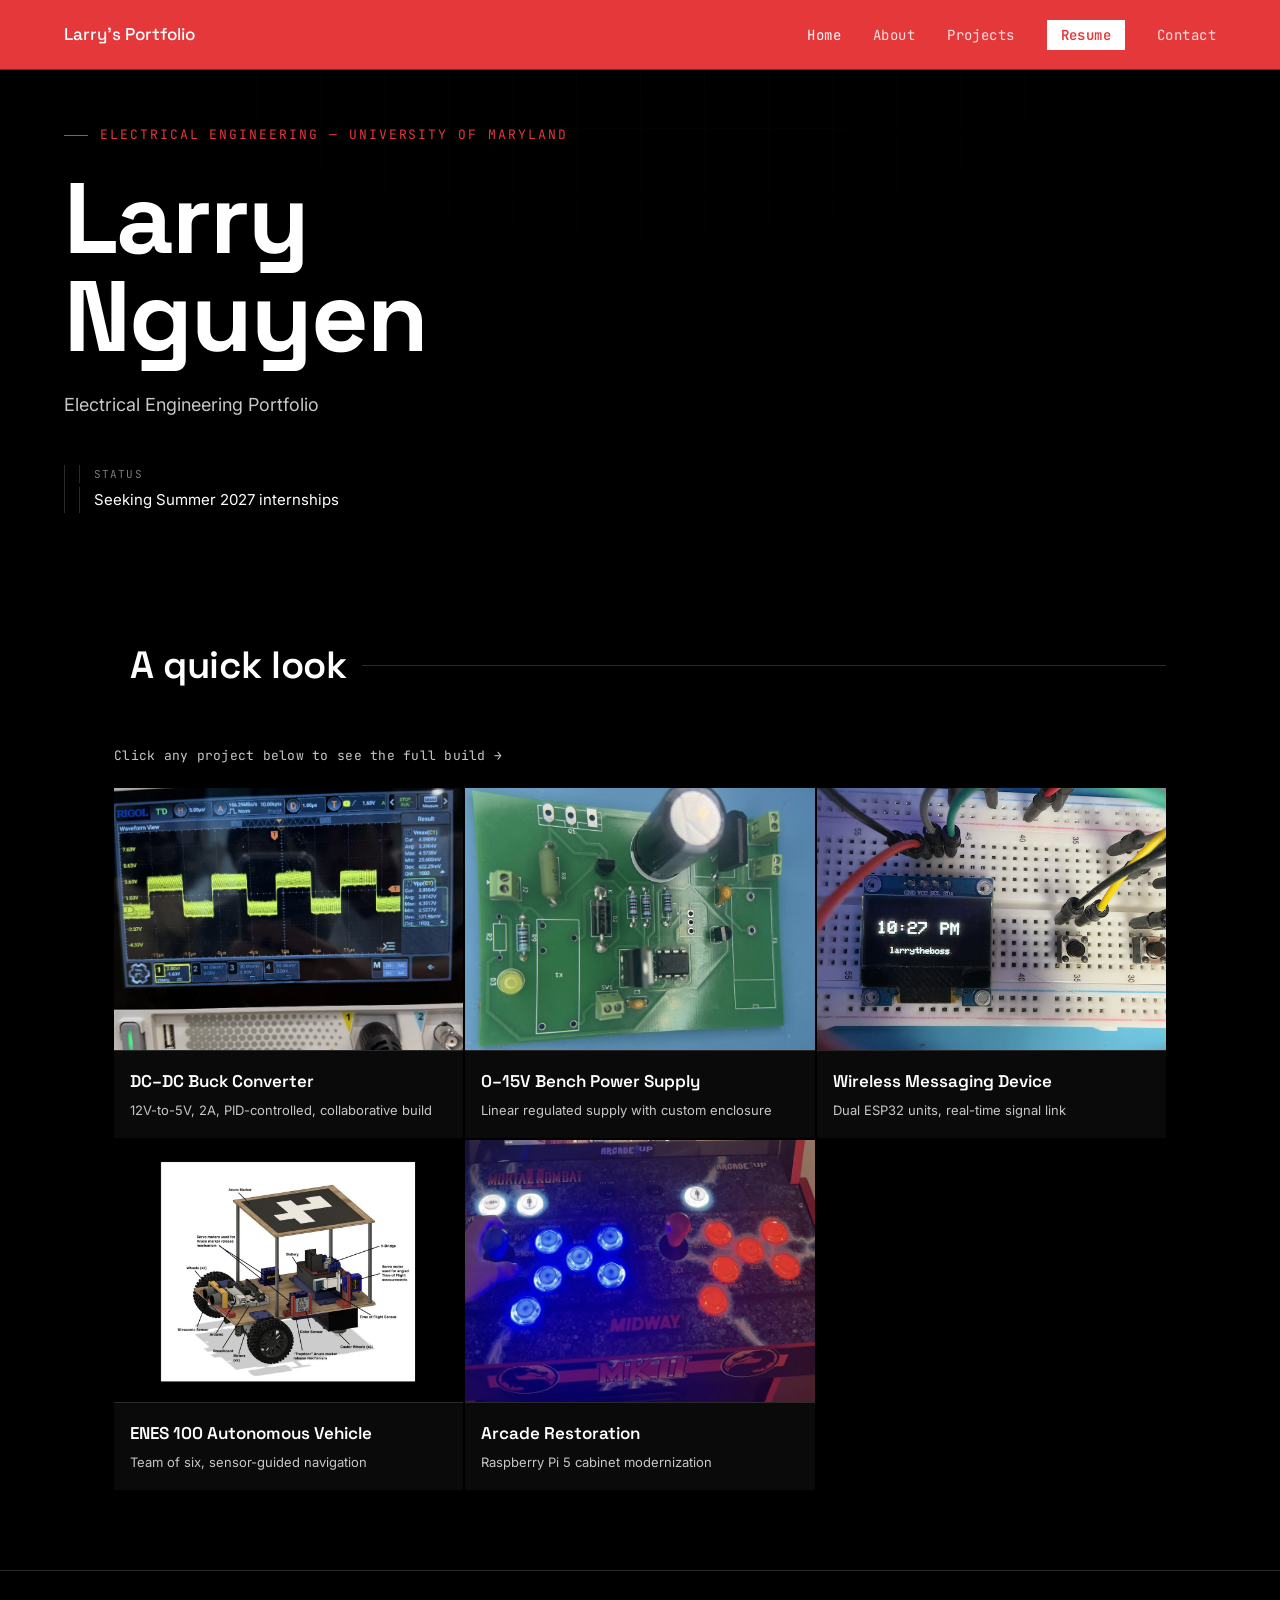
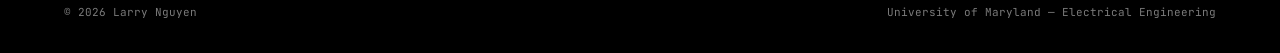
<file: index.html>
<!DOCTYPE html>
<html lang="en">
<head>
<meta charset="UTF-8">
<meta name="viewport" content="width=device-width, initial-scale=1.0">
<title>Larry Nguyen — Electrical Engineering Portfolio</title>
<link rel="preconnect" href="https://fonts.googleapis.com">
<link href="https://fonts.googleapis.com/css2?family=Space+Grotesk:wght@400;500;600;700&family=Inter:wght@400;500;600&family=JetBrains+Mono:wght@400;500&display=swap" rel="stylesheet">
<link rel="stylesheet" href="css/style.css">
</head>
<body>
<div class="trace-bg"></div>

<nav>
  <a class="nav-mark" href="index.html">Larry's Portfolio</a>
  <ul class="nav-links">
    <li><a href="index.html" class="active">Home</a></li>
    <li><a href="about.html">About</a></li>
    <li><a href="projects.html">Projects</a></li>
    <li><a href="files/Larry_Nguyen_Resume.pdf" target="_blank" class="resume-link">Resume</a></li>
    <li><a href="contact.html">Contact</a></li>
  </ul>
</nav>

<main>
  <section class="hero">
    <div class="eyebrow">ELECTRICAL ENGINEERING — UNIVERSITY OF MARYLAND</div>
    <h1 class="hero-title">Larry<br>Nguyen</h1>
    <p class="hero-sub">Electrical Engineering Portfolio</p>
    <div class="hero-meta">
      <div><div class="k">Status</div><div class="v">Seeking Summer 2027 internships</div></div>
    </div>
  </section>

  <div class="wrap">
    <div class="section-label reveal-auto"><span class="num"></span><h2>A quick look</h2><div class="rule"></div></div>
    <p class="skim-hint reveal-auto">Click any project below to see the full build →</p>
    <div class="skim-grid reveal-auto">
      <a class="skim-card" href="projects/buck-converter.html">
        <span class="status">COMPLETE</span>
        <img class="thumb" src="imgs/buck-thumb.webp" alt="Buck converter module">
        <div class="cap"><h3>DC–DC Buck Converter</h3><p>12V-to-5V, 2A, PID-controlled, collaborative build</p></div>
      </a>
      <a class="skim-card" href="projects/power-supply.html">
        <span class="status">IN PROGRESS</span>
        <img class="thumb" src="imgs/ps-06-populated-pcb.jpg" alt="Populated bench power supply PCB">
        <div class="cap"><h3>0–15V Bench Power Supply</h3><p>Linear regulated supply with custom enclosure</p></div>
      </a>
      <a class="skim-card" href="projects/wireless-messaging.html">
        <span class="status">COMPLETE</span>
        <img class="thumb" src="imgs/wl-04-clock-buttons.png" alt="Wireless messaging device">
        <div class="cap"><h3>Wireless Messaging Device</h3><p>Dual ESP32 units, real-time signal link</p></div>
      </a>
      <a class="skim-card" href="projects/enes100.html">
        <span class="status">COMPLETE</span>
        <img class="thumb" src="imgs/enes-01-labeled-render.jpg" alt="Labeled render of the ENES 100 autonomous vehicle">
        <div class="cap"><h3>ENES 100 Autonomous Vehicle</h3><p>Team of six, sensor-guided navigation</p></div>
      </a>
      <a class="skim-card" href="projects/arcade.html">
        <span class="status">COMPLETE</span>
        <img class="thumb" src="imgs/ar-thumb.jpg" alt="Arcade cabinet control panel with new LED buttons, close-up angled view">
        <div class="cap"><h3>Arcade Restoration</h3><p>Raspberry Pi 5 cabinet modernization</p></div>
      </a>
    </div>
  </div>
</main>

<footer>
  <span>© 2026 Larry Nguyen</span>
  <span>University of Maryland — Electrical Engineering</span>
</footer>

<script src="js/main.js"></script>
</body>
</html>
</file>
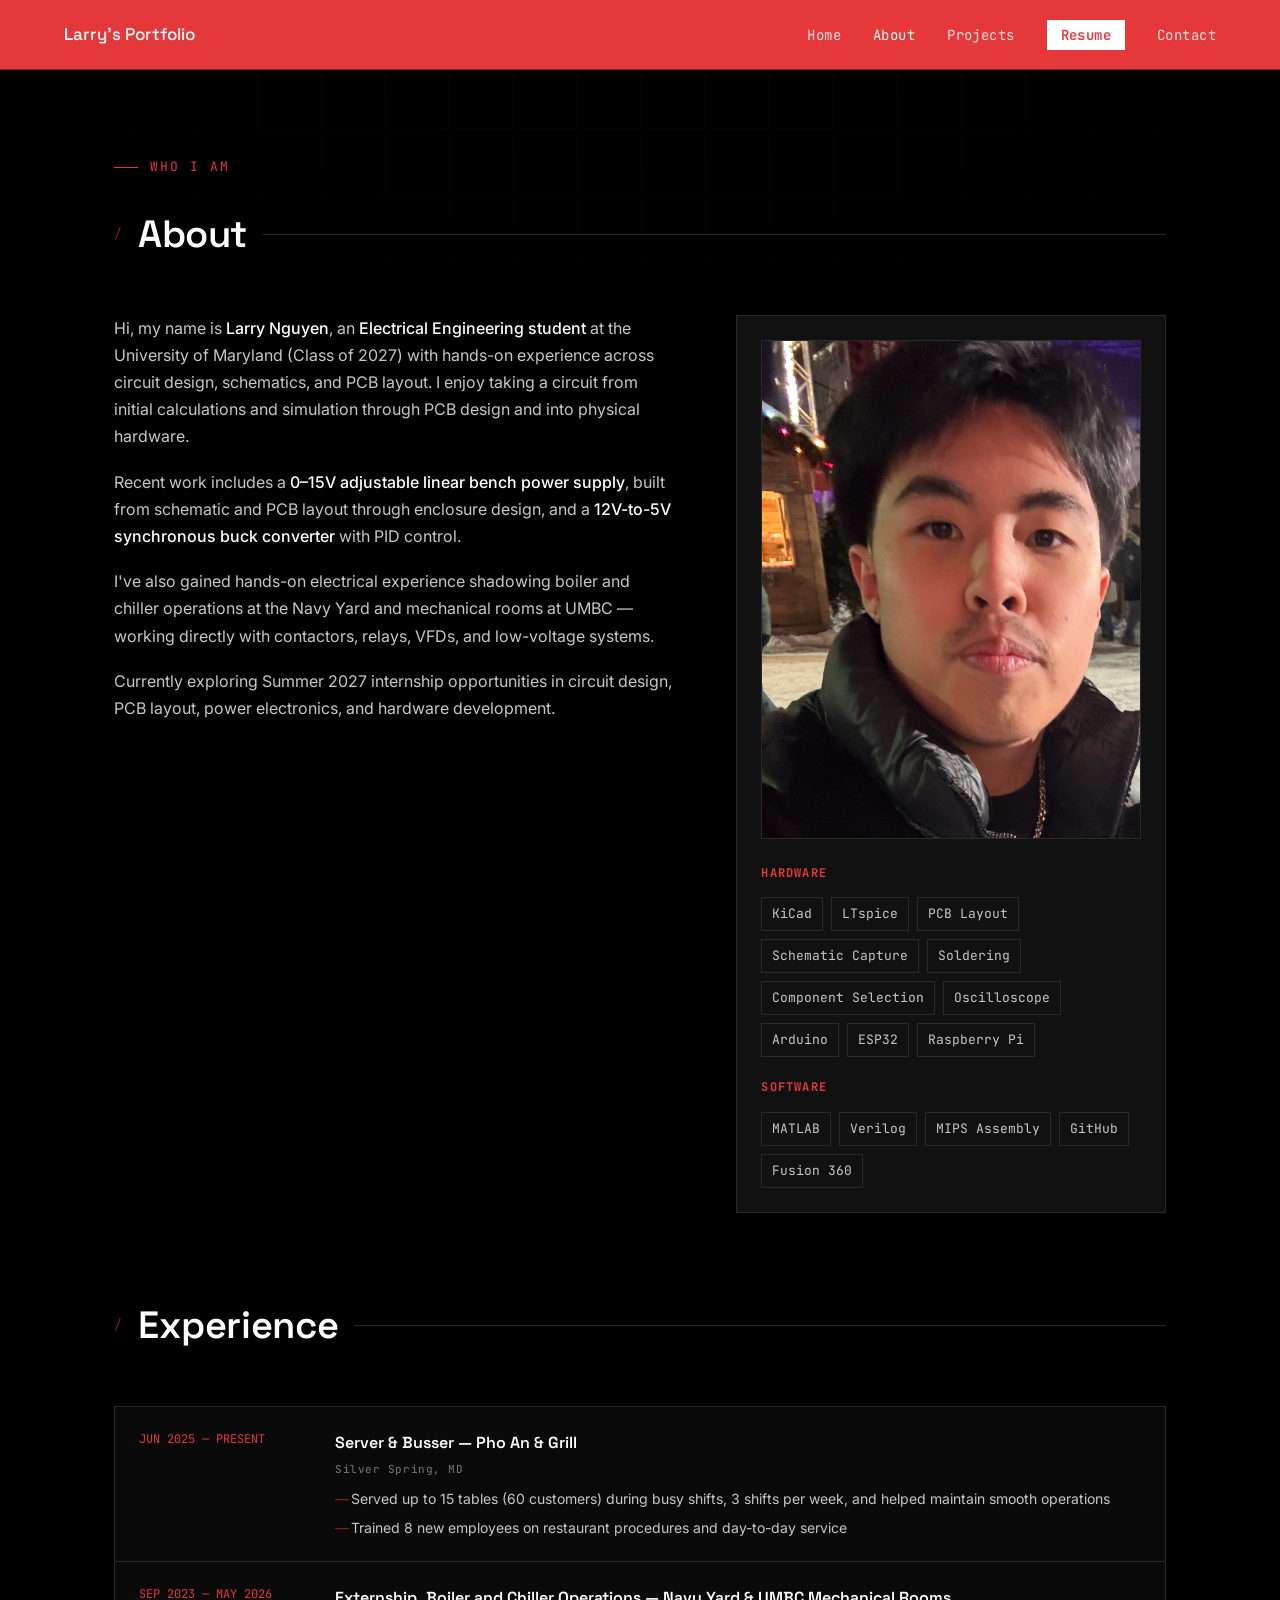
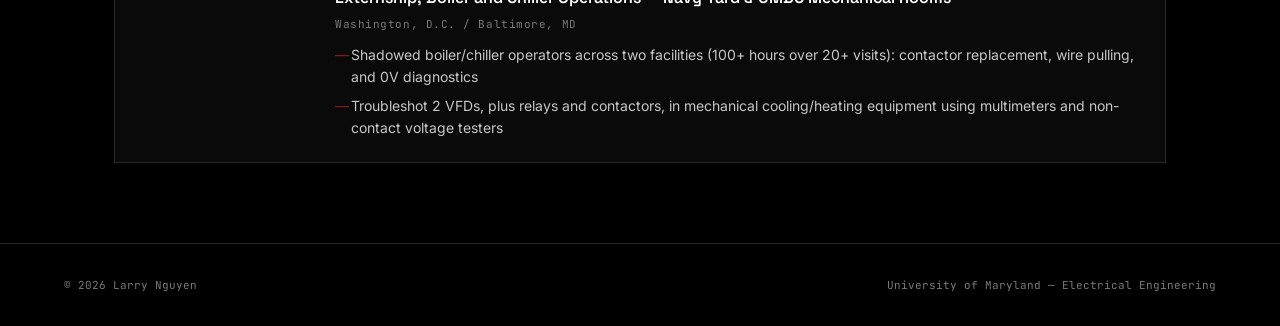
<file: about.html>
<!DOCTYPE html>
<html lang="en">
<head>
<meta charset="UTF-8">
<meta name="viewport" content="width=device-width, initial-scale=1.0">
<title>About — Larry Nguyen</title>
<link rel="preconnect" href="https://fonts.googleapis.com">
<link href="https://fonts.googleapis.com/css2?family=Space+Grotesk:wght@400;500;600;700&family=Inter:wght@400;500;600&family=JetBrains+Mono:wght@400;500&display=swap" rel="stylesheet">
<link rel="stylesheet" href="css/style.css">
</head>
<body>
<div class="trace-bg"></div>

<nav>
  <a class="nav-mark" href="index.html">Larry's Portfolio</a>
  <ul class="nav-links">
    <li><a href="index.html">Home</a></li>
    <li><a href="about.html" class="active">About</a></li>
    <li><a href="projects.html">Projects</a></li>
    <li><a href="files/Larry_Nguyen_Resume.pdf" target="_blank" class="resume-link">Resume</a></li>
    <li><a href="contact.html">Contact</a></li>
  </ul>
</nav>

<main>
  <div class="wrap">
    <div class="eyebrow reveal-auto">WHO I AM</div>
    <img class="about-photo-mobile" src="imgs/about-photo.png" alt="Larry Nguyen">
    <div class="section-label reveal-auto"><span class="num">/</span><h2>About</h2><div class="rule"></div></div>

    <div class="about-grid reveal-auto">
      <div>
        <p>Hi, my name is <strong>Larry Nguyen</strong>, an <strong>Electrical Engineering student</strong> at the University of Maryland (Class of 2027) with hands-on experience across circuit design, schematics, and PCB layout. I enjoy taking a circuit from initial calculations and simulation through PCB design and into physical hardware.</p>
        <p>Recent work includes a <strong>0–15V adjustable linear bench power supply</strong>, built from schematic and PCB layout through enclosure design, and a <strong>12V-to-5V synchronous buck converter</strong> with PID control.</p>
        <p>I've also gained hands-on electrical experience shadowing boiler and chiller operations at the Navy Yard and mechanical rooms at UMBC — working directly with contactors, relays, VFDs, and low-voltage systems.</p>
        <p>Currently exploring Summer 2027 internship opportunities in circuit design, PCB layout, power electronics, and hardware development.</p>
      </div>
      <div class="skill-block">
        <img class="about-photo" src="imgs/about-photo.png" alt="Larry Nguyen">
        <h3>Hardware</h3>
        <ul>
          <li>KiCad</li><li>LTspice</li><li>PCB Layout</li><li>Schematic Capture</li>
          <li>Soldering</li><li>Component Selection</li>
          <li>Oscilloscope</li><li>Arduino</li><li>ESP32</li><li>Raspberry Pi</li>
        </ul>
        <h3>Software</h3>
        <ul>
          <li>MATLAB</li><li>Verilog</li><li>MIPS Assembly</li><li>GitHub</li><li>Fusion 360</li>
        </ul>
      </div>
    </div>

    <div class="section-label reveal-auto" style="margin-top:80px;"><span class="num">/</span><h2>Experience</h2><div class="rule"></div></div>
    <div class="timeline reveal-auto">
      <div class="row">
        <div class="when">JUN 2025 — PRESENT</div>
        <div class="what">
          <h4>Server & Busser — Pho An & Grill</h4>
          <p class="loc">Silver Spring, MD</p>
          <ul>
            <li>Served up to 15 tables (60 customers) during busy shifts, 3 shifts per week, and helped maintain smooth operations</li>
            <li>Trained 8 new employees on restaurant procedures and day-to-day service</li>
          </ul>
        </div>
      </div>
      <div class="row">
        <div class="when">SEP 2023 — MAY 2026</div>
        <div class="what">
          <h4>Externship, Boiler and Chiller Operations — Navy Yard & UMBC Mechanical Rooms</h4>
          <p class="loc">Washington, D.C. / Baltimore, MD</p>
          <ul>
            <li>Shadowed boiler/chiller operators across two facilities (100+ hours over 20+ visits): contactor replacement, wire pulling, and 0V diagnostics</li>
            <li>Troubleshot 2 VFDs, plus relays and contactors, in mechanical cooling/heating equipment using multimeters and non-contact voltage testers</li>
          </ul>
        </div>
      </div>
    </div>
  </div>
</main>

<footer>
  <span>© 2026 Larry Nguyen</span>
  <span>University of Maryland — Electrical Engineering</span>
</footer>

<script src="js/main.js"></script>
</body>
</html>
</file>
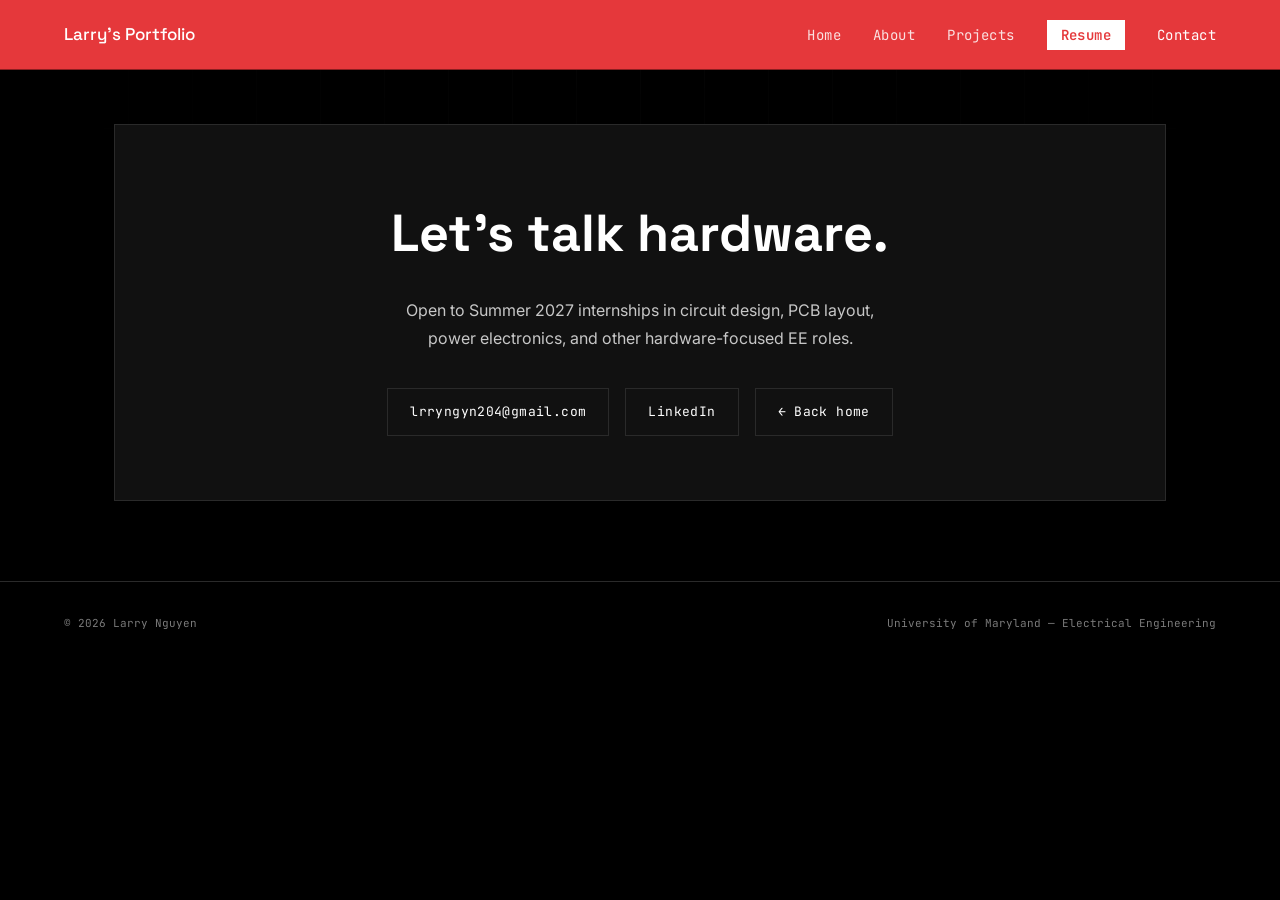
<file: contact.html>
<!DOCTYPE html>
<html lang="en">
<head>
<meta charset="UTF-8">
<meta name="viewport" content="width=device-width, initial-scale=1.0">
<title>Contact — Larry Nguyen</title>
<link rel="preconnect" href="https://fonts.googleapis.com">
<link href="https://fonts.googleapis.com/css2?family=Space+Grotesk:wght@400;500;600;700&family=Inter:wght@400;500;600&family=JetBrains+Mono:wght@400;500&display=swap" rel="stylesheet">
<link rel="stylesheet" href="css/style.css">
</head>
<body>
<div class="trace-bg"></div>

<nav>
  <a class="nav-mark" href="index.html">Larry's Portfolio</a>
  <ul class="nav-links">
    <li><a href="index.html">Home</a></li>
    <li><a href="about.html">About</a></li>
    <li><a href="projects.html">Projects</a></li>
    <li><a href="files/Larry_Nguyen_Resume.pdf" target="_blank" class="resume-link">Resume</a></li>
    <li><a href="contact.html" class="active">Contact</a></li>
  </ul>
</nav>

<main>
  <div class="wrap contact-top">
    <div class="contact-wrap reveal-auto">
      <h1>Let's talk hardware.</h1>
      <p>Open to Summer 2027 internships in circuit design, PCB layout, power electronics, and other hardware-focused EE roles.</p>
      <div class="contact-links">
        <a href="mailto:lrryngyn204@gmail.com">lrryngyn204@gmail.com</a>
        <a href="https://www.linkedin.com/in/lryngyn" target="_blank">LinkedIn</a>
        <a href="index.html">← Back home</a>
      </div>
    </div>
  </div>
</main>

<footer>
  <span>© 2026 Larry Nguyen</span>
  <span>University of Maryland — Electrical Engineering</span>
</footer>

<script src="js/main.js"></script>
</body>
</html>
</file>
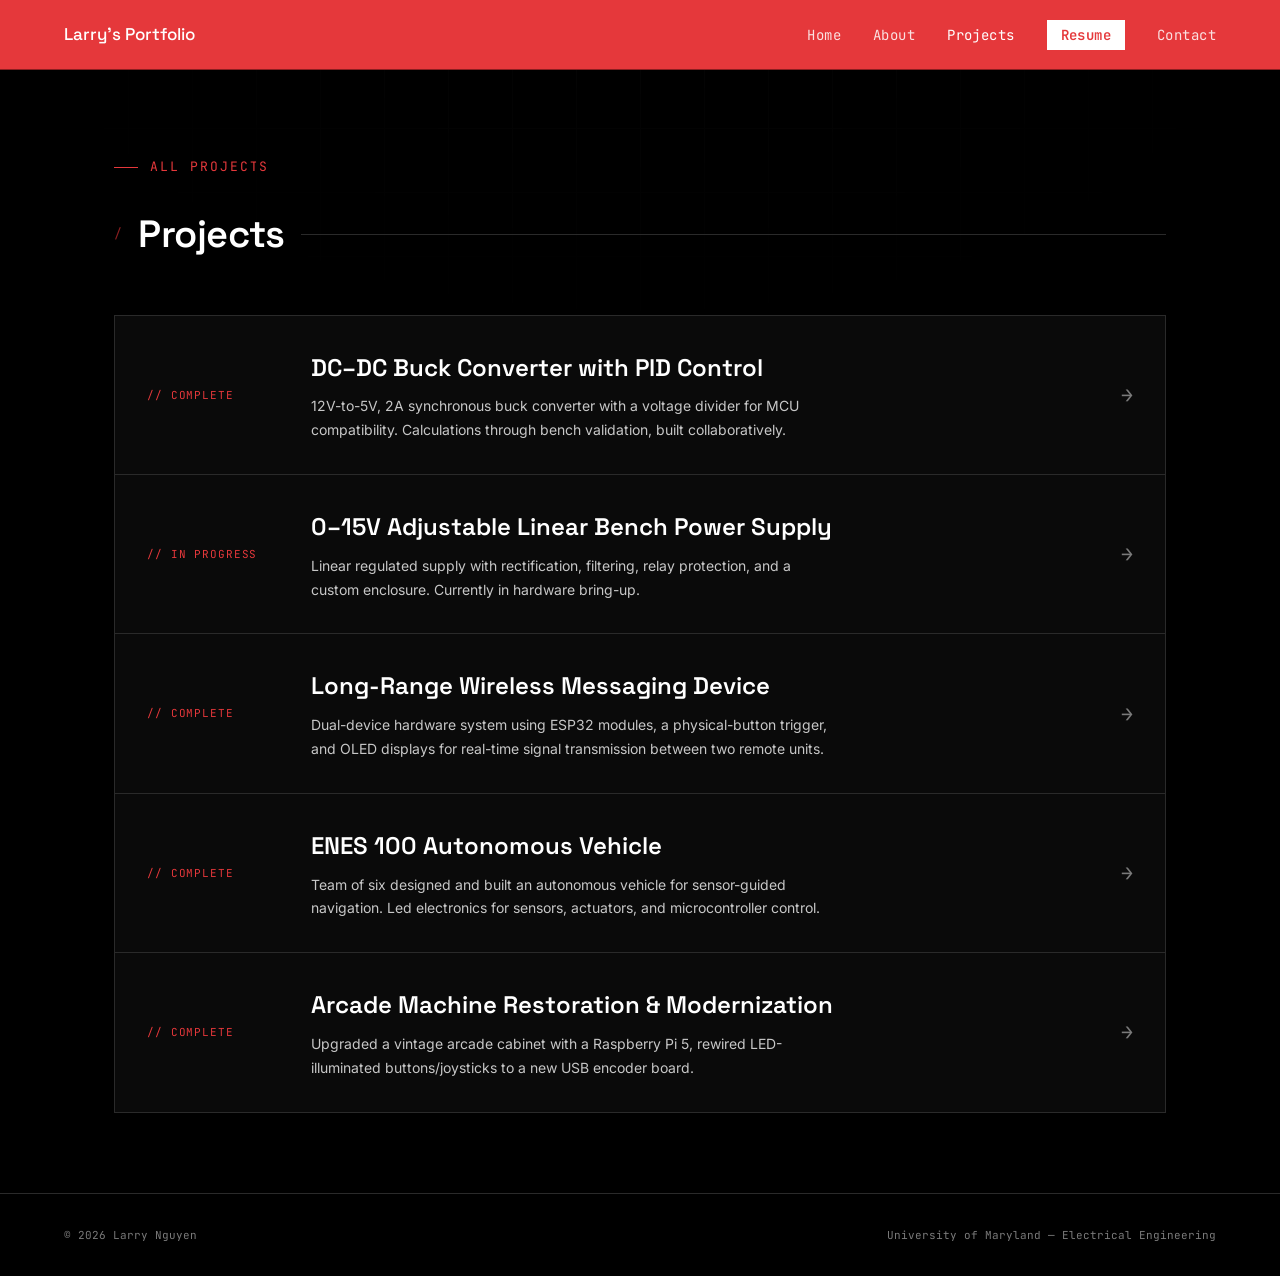
<file: projects.html>
<!DOCTYPE html>
<html lang="en">
<head>
<meta charset="UTF-8">
<meta name="viewport" content="width=device-width, initial-scale=1.0">
<title>Projects — Larry Nguyen</title>
<link rel="preconnect" href="https://fonts.googleapis.com">
<link href="https://fonts.googleapis.com/css2?family=Space+Grotesk:wght@400;500;600;700&family=Inter:wght@400;500;600&family=JetBrains+Mono:wght@400;500&display=swap" rel="stylesheet">
<link rel="stylesheet" href="css/style.css">
</head>
<body>
<div class="trace-bg"></div>

<nav>
  <a class="nav-mark" href="index.html">Larry's Portfolio</a>
  <ul class="nav-links">
    <li><a href="index.html">Home</a></li>
    <li><a href="about.html">About</a></li>
    <li><a href="projects.html" class="active">Projects</a></li>
    <li><a href="files/Larry_Nguyen_Resume.pdf" target="_blank" class="resume-link">Resume</a></li>
    <li><a href="contact.html">Contact</a></li>
  </ul>
</nav>

<main>
  <div class="wrap">
    <div class="eyebrow reveal-auto">ALL PROJECTS</div>
    <div class="section-label reveal-auto"><span class="num">/</span><h2>Projects</h2><div class="rule"></div></div>

    <div class="project-list reveal-auto">
      <a class="project-row" href="projects/buck-converter.html">
        <span class="status">// COMPLETE</span>
        <div>
          <h3>DC–DC Buck Converter with PID Control</h3>
          <p class="desc">12V-to-5V, 2A synchronous buck converter with a voltage divider for MCU compatibility. Calculations through bench validation, built collaboratively.</p>
        </div>
        <span class="arrow">→</span>
      </a>
      <a class="project-row" href="projects/power-supply.html">
        <span class="status">// IN PROGRESS</span>
        <div>
          <h3>0–15V Adjustable Linear Bench Power Supply</h3>
          <p class="desc">Linear regulated supply with rectification, filtering, relay protection, and a custom enclosure. Currently in hardware bring-up.</p>
        </div>
        <span class="arrow">→</span>
      </a>
      <a class="project-row" href="projects/wireless-messaging.html">
        <span class="status">// COMPLETE</span>
        <div>
          <h3>Long-Range Wireless Messaging Device</h3>
          <p class="desc">Dual-device hardware system using ESP32 modules, a physical-button trigger, and OLED displays for real-time signal transmission between two remote units.</p>
        </div>
        <span class="arrow">→</span>
      </a>
      <a class="project-row" href="projects/enes100.html">
        <span class="status">// COMPLETE</span>
        <div>
          <h3>ENES 100 Autonomous Vehicle</h3>
          <p class="desc">Team of six designed and built an autonomous vehicle for sensor-guided navigation. Led electronics for sensors, actuators, and microcontroller control.</p>
        </div>
        <span class="arrow">→</span>
      </a>
      <a class="project-row" href="projects/arcade.html">
        <span class="status">// COMPLETE</span>
        <div>
          <h3>Arcade Machine Restoration & Modernization</h3>
          <p class="desc">Upgraded a vintage arcade cabinet with a Raspberry Pi 5, rewired LED-illuminated buttons/joysticks to a new USB encoder board.</p>
        </div>
        <span class="arrow">→</span>
      </a>
    </div>
  </div>
</main>

<footer>
  <span>© 2026 Larry Nguyen</span>
  <span>University of Maryland — Electrical Engineering</span>
</footer>

<script src="js/main.js"></script>
</body>
</html>
</file>
<file: css/style.css>
:root{
  --bg:#000000;
  --bg2:#0A0A0A;
  --panel:#111111;
  --line:#2A2A2A;
  --red:#E5383B;
  --red-dim:#8B1E20;
  --text:#FFFFFF;
  --text2:#C7C7C7;
  --text3:#7A7A7A;
  --mono:'JetBrains Mono', monospace;
  --disp:'Space Grotesk', sans-serif;
  --body:'Inter', sans-serif;
}
*{box-sizing:border-box; margin:0; padding:0;}
html{scroll-behavior:smooth;}
body{background:var(--bg); color:var(--text); font-family:var(--body); line-height:1.7;}
::selection{background:var(--red); color:#fff;}
a{color:inherit;}

.trace-bg{
  position:fixed; inset:0; z-index:0; pointer-events:none; opacity:.12;
  background-image:linear-gradient(var(--line) 1px, transparent 1px), linear-gradient(90deg, var(--line) 1px, transparent 1px);
  background-size:64px 64px;
  mask-image:radial-gradient(ellipse 80% 60% at 50% 0%, black 0%, transparent 70%);
}

nav{
  position:fixed; top:0; left:0; right:0; z-index:50;
  display:flex; justify-content:space-between; align-items:center;
  padding:20px 5vw; background:var(--red); border-bottom:1px solid var(--red-dim);
}
.nav-mark{ font-family:var(--disp); font-weight:500; font-size:17px; color:#fff; text-decoration:none; flex-shrink:0; }
.nav-links{display:flex; gap:32px; list-style:none;}
.nav-links a{ color:#fff; text-decoration:none; font-size:14px; font-family:var(--mono); letter-spacing:.03em; opacity:.85; transition:opacity .2s; white-space:nowrap; }
.resume-link{ background:#fff; color:var(--red) !important; padding:6px 14px; font-weight:600; opacity:1 !important; }
.nav-links a:hover, .nav-links a.active{opacity:1;}
.nav-toggle{
  display:none; flex-direction:column; justify-content:center; gap:5px;
  background:none; border:none; cursor:pointer; padding:6px; z-index:60;
}
.nav-toggle span{ width:22px; height:2px; background:#fff; display:block; transition:transform .2s ease, opacity .2s ease; }
.nav-toggle.open span:nth-child(1){ transform:translateY(7px) rotate(45deg); }
.nav-toggle.open span:nth-child(2){ opacity:0; }
.nav-toggle.open span:nth-child(3){ transform:translateY(-7px) rotate(-45deg); }

@media(max-width:640px){
  nav{ gap:16px; padding:16px 5vw; }
  .nav-mark{ display:none; }
  .nav-toggle{ display:flex; margin-left:auto; }
  .nav-links{
    position:fixed; top:60px; left:0; right:0; z-index:55;
    flex-direction:column; align-items:stretch; gap:0;
    background:var(--red); border-bottom:1px solid var(--red-dim);
    max-height:0; overflow:hidden; transition:max-height .25s ease;
    padding:0 5vw;
  }
  .nav-links.open{ max-height:400px; padding:8px 5vw 18px; }
  .nav-links li{ width:100%; }
  .nav-links a{ display:block; padding:14px 0; font-size:14px; border-top:1px solid rgba(255,255,255,.15); white-space:normal; }
  .nav-links li:first-child a{ border-top:none; }
  .nav-links li:last-child a{ padding-right:0; margin-right:0; }
  .resume-link{ background:none; color:#fff !important; padding:14px 0; font-weight:400; opacity:.85 !important; }
}

main{position:relative; z-index:1; padding-top:76px;}
.wrap{padding:80px 5vw; max-width:1180px; margin:0 auto;}

.section-label{display:flex; align-items:center; gap:16px; margin-bottom:48px;}
.section-label .num{font-family:var(--mono); color:var(--red-dim); font-size:13px;}
.section-label h2{font-family:var(--disp); font-weight:600; font-size:clamp(26px,3.2vw,38px); letter-spacing:-.01em;}
.section-label .rule{flex:1; height:1px; background:var(--line);}

.eyebrow{
  font-family:var(--mono); color:var(--red); font-size:13px; letter-spacing:.15em;
  display:flex; align-items:center; gap:12px; margin-bottom:24px;
}
.eyebrow::before{content:''; width:24px; height:1px; background:var(--red);}

footer{
  padding:32px 5vw; display:flex; justify-content:space-between; flex-wrap:wrap; gap:8px; color:var(--text3);
  font-family:var(--mono); font-size:11px; border-top:1px solid var(--line);
}

/* --- HOME --- */
.hero{ min-height:52vh; display:flex; flex-direction:column; justify-content:center; padding:48px 5vw 40px; }
h1.hero-title{
  font-family:var(--disp); font-weight:700; font-size:clamp(44px,8vw,100px); line-height:.98; letter-spacing:-.02em;
}
.hero-sub{ margin-top:24px; max-width:620px; font-size:18px; color:var(--text2); }
.hero-meta{ display:flex; gap:36px; margin-top:44px; flex-wrap:wrap; }
.hero-meta div{border-left:1px solid var(--line); padding-left:14px;}
.hero-meta .k{font-family:var(--mono); font-size:11px; color:var(--text3); letter-spacing:.1em; text-transform:uppercase;}
.hero-meta .v{font-size:15px; color:var(--text); margin-top:4px;}
@media(max-width:640px){
  .hero{ min-height:auto; padding:24px 6vw 32px; }
  h1.hero-title{ line-height:1; }
  .hero-sub{ margin-top:16px; font-size:16px; }
  .hero-meta{ margin-top:24px; gap:24px; }
  .section-label{ margin-bottom:24px; }
}

.skim-hint{
  font-family:var(--mono); font-size:13px; color:var(--text2); margin-bottom:20px;
  letter-spacing:.02em;
}
.skim-grid{display:grid; grid-template-columns:repeat(3,1fr); gap:2px; background:var(--bg);}
@media(max-width:800px){ .skim-grid{grid-template-columns:repeat(1,1fr);} }
.skim-card{
  background:var(--bg2); text-decoration:none; color:inherit; display:block; position:relative;
  transition:background .2s;
}
.skim-card:hover{background:var(--panel);}
.skim-card .thumb{width:100%; aspect-ratio:4/3; object-fit:cover; display:block; filter:saturate(.9);}
.skim-card .thumb-empty{
  width:100%; aspect-ratio:4/3; display:flex; align-items:center; justify-content:center;
  background:repeating-linear-gradient(135deg, var(--panel), var(--panel) 10px, var(--bg2) 10px, var(--bg2) 20px);
  font-family:var(--mono); color:var(--text3); font-size:12px;
}
.skim-card .status{
  position:absolute; top:10px; left:10px; font-family:var(--mono); font-size:10px; letter-spacing:.08em;
  background:rgba(0,0,0,.75); padding:3px 8px; border:1px solid var(--red-dim); color:var(--red);
}
.skim-card .cap{padding:16px; border-top:1px solid var(--line);}
.skim-card h3{font-family:var(--disp); font-size:17px; font-weight:600; margin-bottom:4px;}
.skim-card p{font-size:13px; color:var(--text2);}

/* --- PROJECT INDEX LIST --- */
.project-list{display:flex; flex-direction:column; gap:1px; background:var(--line); border:1px solid var(--line);}
.project-row{
  background:var(--bg2); padding:32px; display:grid; grid-template-columns:140px 1fr auto; gap:24px; align-items:center;
  text-decoration:none; color:inherit; transition:background .2s;
}
.project-row:hover{background:var(--panel);}
@media(max-width:700px){ .project-row{grid-template-columns:1fr; gap:10px;} }
.project-row .status{font-family:var(--mono); font-size:11px; letter-spacing:.08em; color:var(--red);}
.project-row h3{font-family:var(--disp); font-size:24px; font-weight:600;}
.project-row .desc{color:var(--text2); font-size:14px; margin-top:6px; max-width:520px;}
.project-row .arrow{font-family:var(--mono); color:var(--text3); font-size:20px;}

/* --- PROJECT DETAIL PAGE --- */
.project-head{max-width:760px; margin-bottom:40px;}
.project-head .tag{font-family:var(--mono); font-size:12px; color:var(--red); letter-spacing:.1em; text-transform:uppercase; margin-bottom:16px; display:block;}
.project-head h1{font-family:var(--disp); font-size:clamp(32px,5vw,54px); font-weight:600; line-height:1.1; margin-bottom:20px;}
.project-head p{color:var(--text2); font-size:17px;}
.specs-row{display:flex; flex-wrap:wrap; gap:24px; margin:32px 0 24px; padding:20px 0; border-top:1px solid var(--line); border-bottom:1px solid var(--line);}
.specs-row div{font-family:var(--mono); font-size:12px;}
.specs-row .sk{color:var(--text3); display:block; margin-bottom:4px;}
.specs-row .sv{color:var(--red);}

/* main hero image -> click to reveal gallery */
.main-shot{
  width:100%; max-height:520px; object-fit:cover; background:#fff; display:block; cursor:pointer;
  border:1px solid var(--line); margin-bottom:16px; transition:filter .2s;
}
.main-shot:hover{filter:brightness(1.05);}

.demo-video-wrap{ margin-bottom:24px; }
.demo-video{
  display:block; max-width:340px; width:100%; margin:0 auto; border:1px solid var(--line); background:#000;
}
.demo-video-caption{
  text-align:center; font-family:var(--mono); font-size:12px; color:var(--text3); margin-top:10px;
}
@media(max-width:640px){ .demo-video{ max-width:260px; } }
.main-shot-empty{
  width:100%; aspect-ratio:16/9; display:flex; align-items:center; justify-content:center; flex-direction:column; gap:8px;
  background:repeating-linear-gradient(135deg, var(--panel), var(--panel) 12px, var(--bg2) 12px, var(--bg2) 24px);
  border:1px dashed var(--line); font-family:var(--mono); color:var(--text3); font-size:13px; margin-bottom:16px;
}
.reveal-hint{font-family:var(--mono); font-size:13px; color:var(--text2); margin:24px 0 24px;}

.grid9{display:none; grid-template-columns:repeat(3,1fr); gap:2px; background:var(--line); border:1px solid var(--line); margin-bottom:64px;}
.grid9.open{display:grid;}
@media(max-width:760px){ .grid9{grid-template-columns:repeat(1,1fr);} }
.tile{background:var(--bg2); position:relative; cursor:pointer; border:none; padding:0; display:block; width:100%; overflow:hidden;}
.tile img{width:100%; display:block; aspect-ratio:4/3; object-fit:cover; object-position:top; background:#fff; transition:filter .2s;}
.tile:hover img{filter:brightness(1.04);}
.zoomable img, .zoomable{ overflow:hidden; }
.zoomable img{ object-fit:contain !important; background:#000; transition:transform .15s ease; }
@media(hover:hover) and (pointer:fine){
  .zoomable:hover img{ transform:scale(2.2); cursor:zoom-in; }
}
.tile.tile-wide{ aspect-ratio:3/2; }
.tile .tag-n{
  position:absolute; top:10px; left:10px; font-family:var(--mono); font-size:11px;
  background:rgba(0,0,0,.8); color:var(--red); padding:3px 8px; border:1px solid var(--red-dim); z-index:2;
}
.tile .hint{
  position:absolute; bottom:10px; right:10px; font-family:var(--mono); font-size:10px;
  background:rgba(0,0,0,.8); color:var(--text2); padding:3px 8px; border:1px solid var(--line); opacity:1; transition:opacity .2s, color .2s, border-color .2s; z-index:2;
}
.tile:hover .hint{ color:var(--text); border-color:var(--red-dim); }
.tile img.rotate-ccw, .flip-front img.rotate-ccw{
  object-fit:cover;
}

/* dual overlapping photo tile (top-left + bottom-right, corners overlap) */
.dual-shot{
  position:relative; width:100%; aspect-ratio:4/3; background:var(--bg2);
  cursor:pointer; overflow:visible;
}
.dual-shot img{
  position:absolute; width:62%; aspect-ratio:4/3; object-fit:cover;
  border:2px solid var(--bg); box-shadow:0 6px 18px rgba(0,0,0,.5);
}
.dual-shot .shot-a{ top:0; left:0; z-index:2; }
.dual-shot .shot-b{ bottom:0; right:0; z-index:1; }
.dual-shot .tag-n{ position:absolute; top:8px; left:8px; z-index:3;
  font-family:var(--mono); font-size:11px; background:rgba(0,0,0,.8); color:var(--red);
  padding:3px 8px; border:1px solid var(--red-dim);
}

/* static tile: plain image, no click/flip interaction */
.tile-static{background:var(--bg2); position:relative; overflow:hidden;}
.tile-static.tile-wide{ aspect-ratio:3/2; }
.tile-static img{width:100%; display:block; aspect-ratio:4/3; object-fit:cover; background:#fff;}
.tile-static img.rotate-ccw{
  object-fit:cover;
}
.tile-static .tag-n{
  position:absolute; top:10px; left:10px; font-family:var(--mono); font-size:11px;
  background:rgba(0,0,0,.8); color:var(--red); padding:3px 8px; border:1px solid var(--red-dim); z-index:2;
}

/* flip modal */
.flip-overlay{
  position:fixed; inset:0; z-index:200; background:rgba(0,0,0,.88); backdrop-filter:blur(4px);
  display:flex; align-items:center; justify-content:center; padding:5vw;
  opacity:0; pointer-events:none; transition:opacity .25s ease;
}
.flip-overlay.open{opacity:1; pointer-events:auto;}
.flip-card{ width:min(760px,92vw); aspect-ratio:4/3; max-height:82vh; perspective:1600px; -webkit-perspective:1600px; cursor:pointer; }
.flip-card.wide{ aspect-ratio:3/2; }
.flip-inner{ position:relative; width:100%; height:100%; transition:transform .7s cubic-bezier(.2,.8,.2,1); transform-style:preserve-3d; -webkit-transform-style:preserve-3d; }
.flip-overlay.flipped .flip-inner{transform:rotateY(180deg); -webkit-transform:rotateY(180deg);}
.flip-face{
  position:absolute; inset:0; backface-visibility:hidden; -webkit-backface-visibility:hidden;
  border:1px solid var(--red-dim); background:var(--panel); display:flex; flex-direction:column; overflow:hidden;
}
.flip-front img{width:100%; height:100%; object-fit:contain; background:#000; display:block; transition:transform .15s ease;}
@media(hover:hover) and (pointer:fine){
  .flip-front:hover img{transform:scale(1.8); cursor:zoom-in;}
}
.flip-back{ transform:rotateY(180deg); -webkit-transform:rotateY(180deg); padding:36px; overflow-y:auto; justify-content:center; }
.flip-back .n{font-family:var(--mono); color:var(--red-dim); font-size:12px; margin-bottom:10px;}
.flip-back h4{font-family:var(--disp); font-size:24px; font-weight:600; margin-bottom:16px;}
.flip-back p{color:var(--text2); font-size:15.5px; line-height:1.75;}
.flip-tag{
  position:absolute; top:12px; left:12px; font-family:var(--mono); font-size:11px;
  background:rgba(0,0,0,.8); color:var(--red); padding:3px 8px; border:1px solid var(--red-dim); z-index:2;
}
.flip-instruction{ position:absolute; bottom:12px; left:50%; transform:translateX(-50%); font-family:var(--mono); font-size:11px; color:#fff; background:rgba(0,0,0,.75); padding:4px 10px; font-weight:600; }
.flip-instruction.top-right{ bottom:auto; left:auto; top:12px; right:12px; transform:none; }

@media(max-width:640px){
  .flip-front{ display:flex; flex-direction:column; }
  .flip-front img{ flex:1 1 auto; min-height:0; height:auto; }
  .flip-tag{ display:none; } /* front-face step number: Safari mobile mirrors it through the back face mid-flip, so it's desktop-only */
  .flip-instruction, .flip-instruction.top-right{
    position:static; transform:none; width:100%; text-align:center;
    background:rgba(0,0,0,.9); padding:8px 6px; font-size:10px; box-sizing:border-box;
    flex-shrink:0;
  }
}
.flip-close{
  position:fixed; top:24px; right:5vw; z-index:201; font-family:var(--mono); font-size:13px;
  color:var(--text2); background:none; border:1px solid var(--line); padding:8px 16px; cursor:pointer;
  opacity:0; pointer-events:none; transition:opacity .25s;
}
.flip-close.open{opacity:1; pointer-events:auto;}
.flip-close:hover{color:var(--red); border-color:var(--red);}

@media(max-width:640px){
  .wrap{padding:48px 6vw;}
  .flip-overlay{padding:6vw;}
  .flip-card{ width:100%; aspect-ratio:3/4; max-height:88vh; }
  .flip-card.wide{ aspect-ratio:3/4; }
  .flip-back{ padding:22px; }
  .flip-back h4{ font-size:19px; margin-bottom:12px; }
  .flip-back p{ font-size:14px; line-height:1.65; }
  .flip-close{ top:16px; right:6vw; font-size:11px; padding:6px 12px; }
  .tile .hint, .dual-shot .hint{ opacity:1; background:rgba(0,0,0,.85); }
  .contact-wrap{ padding:40px 6vw; }
  .specs-row{ gap:16px; }
  .project-row{ padding:20px; }
}

.callout{
  max-width:760px; margin-top:0; padding:24px; border-left:2px solid var(--red);
  background:var(--panel); font-size:15px; color:var(--text2);
}
.callout .k{font-family:var(--mono); font-size:11px; color:var(--red); letter-spacing:.1em; display:block; margin-bottom:8px;}

.writeup{max-width:760px;}
.writeup .step{padding:28px 0; border-top:1px solid var(--line);}
.writeup .step:last-child{border-bottom:1px solid var(--line);}
.writeup .step-h{display:flex; gap:16px; align-items:baseline; margin-bottom:10px;}
.writeup .step-h .n{font-family:var(--mono); color:var(--red-dim); font-size:13px; min-width:28px;}
.writeup .step-h h4{font-family:var(--disp); font-size:19px; font-weight:600;}
.writeup .step p{color:var(--text2); font-size:15.5px; padding-left:44px;}

/* --- ABOUT PAGE --- */
.about-grid{display:grid; grid-template-columns:1.3fr 1fr; gap:64px;}
@media(max-width:800px){ .about-grid{grid-template-columns:1fr;} }
.about-photo{ width:100%; display:block; margin-bottom:24px; border:1px solid var(--line); }
.about-photo-mobile{ display:none; }
@media(max-width:640px){
  .eyebrow{ margin-bottom:14px; }
  .about-grid{ gap:20px; }
  .about-photo{ display:none; } /* replaced by .about-photo-mobile, shown higher up on mobile */
  .about-photo-mobile{
    display:block; width:100%; border:1px solid var(--line);
    margin-bottom:18px;
  }
}
.about-grid p{color:var(--text2); font-size:16px; margin-bottom:18px;}
.about-grid p strong{color:var(--text); font-weight:500;}
.skill-block{border:1px solid var(--line); background:var(--panel); padding:24px;}
.skill-block h3{font-family:var(--mono); font-size:12px; color:var(--red); letter-spacing:.1em; text-transform:uppercase; margin-bottom:14px;}
.skill-block ul{list-style:none; display:flex; flex-wrap:wrap; gap:8px; margin-bottom:20px;}
.skill-block ul:last-child{margin-bottom:0;}
.skill-block li{font-size:13px; color:var(--text2); border:1px solid var(--line); padding:5px 10px; font-family:var(--mono);}

.timeline{display:flex; flex-direction:column; gap:1px; background:var(--line); border:1px solid var(--line); margin-top:16px;}
.timeline .row{background:var(--bg2); padding:22px 24px; display:grid; grid-template-columns:180px 1fr; gap:16px;}
@media(max-width:640px){ .timeline .row{grid-template-columns:1fr; gap:4px;} }
.timeline .when{font-family:var(--mono); font-size:12px; color:var(--red);}
.timeline .what h4{font-family:var(--disp); font-size:16px; font-weight:600; margin-bottom:4px;}
.timeline .what .loc{font-family:var(--mono); font-size:11px; color:var(--text3); letter-spacing:.05em; margin-bottom:10px;}
.timeline .what ul{list-style:none; padding:0; margin:0; display:flex; flex-direction:column; gap:6px;}
.timeline .what li{color:var(--text2); font-size:14px; padding-left:16px; position:relative; line-height:1.6;}
.timeline .what li::before{content:'—'; position:absolute; left:0; color:var(--red-dim);}

/* --- CONTACT PAGE --- */
.contact-wrap{border:1px solid var(--line); background:var(--panel); padding:64px 5vw; text-align:center;}
.contact-top{ padding-top:48px; }
@media(max-width:640px){ .contact-top{ padding-top:24px; } }
.contact-wrap h1{font-family:var(--disp); font-size:clamp(30px,5vw,52px); margin-bottom:20px;}
.contact-wrap p{color:var(--text2); max-width:480px; margin:0 auto 36px;}
.contact-links{display:flex; justify-content:center; gap:16px; flex-wrap:wrap;}
.contact-links a{
  font-family:var(--mono); font-size:13px; color:var(--text); text-decoration:none;
  border:1px solid var(--line); padding:12px 22px; transition:.2s; letter-spacing:.03em;
}
.contact-links a:hover{border-color:var(--red); color:var(--red);}

::-webkit-scrollbar{width:8px;}
::-webkit-scrollbar-track{background:var(--bg);}
::-webkit-scrollbar-thumb{background:var(--line);}

@media (prefers-reduced-motion: no-preference){
  .reveal{opacity:0; transform:translateY(16px); transition:opacity .6s ease, transform .6s ease;}
  .reveal.in{opacity:1; transform:none;}
}
</file>
